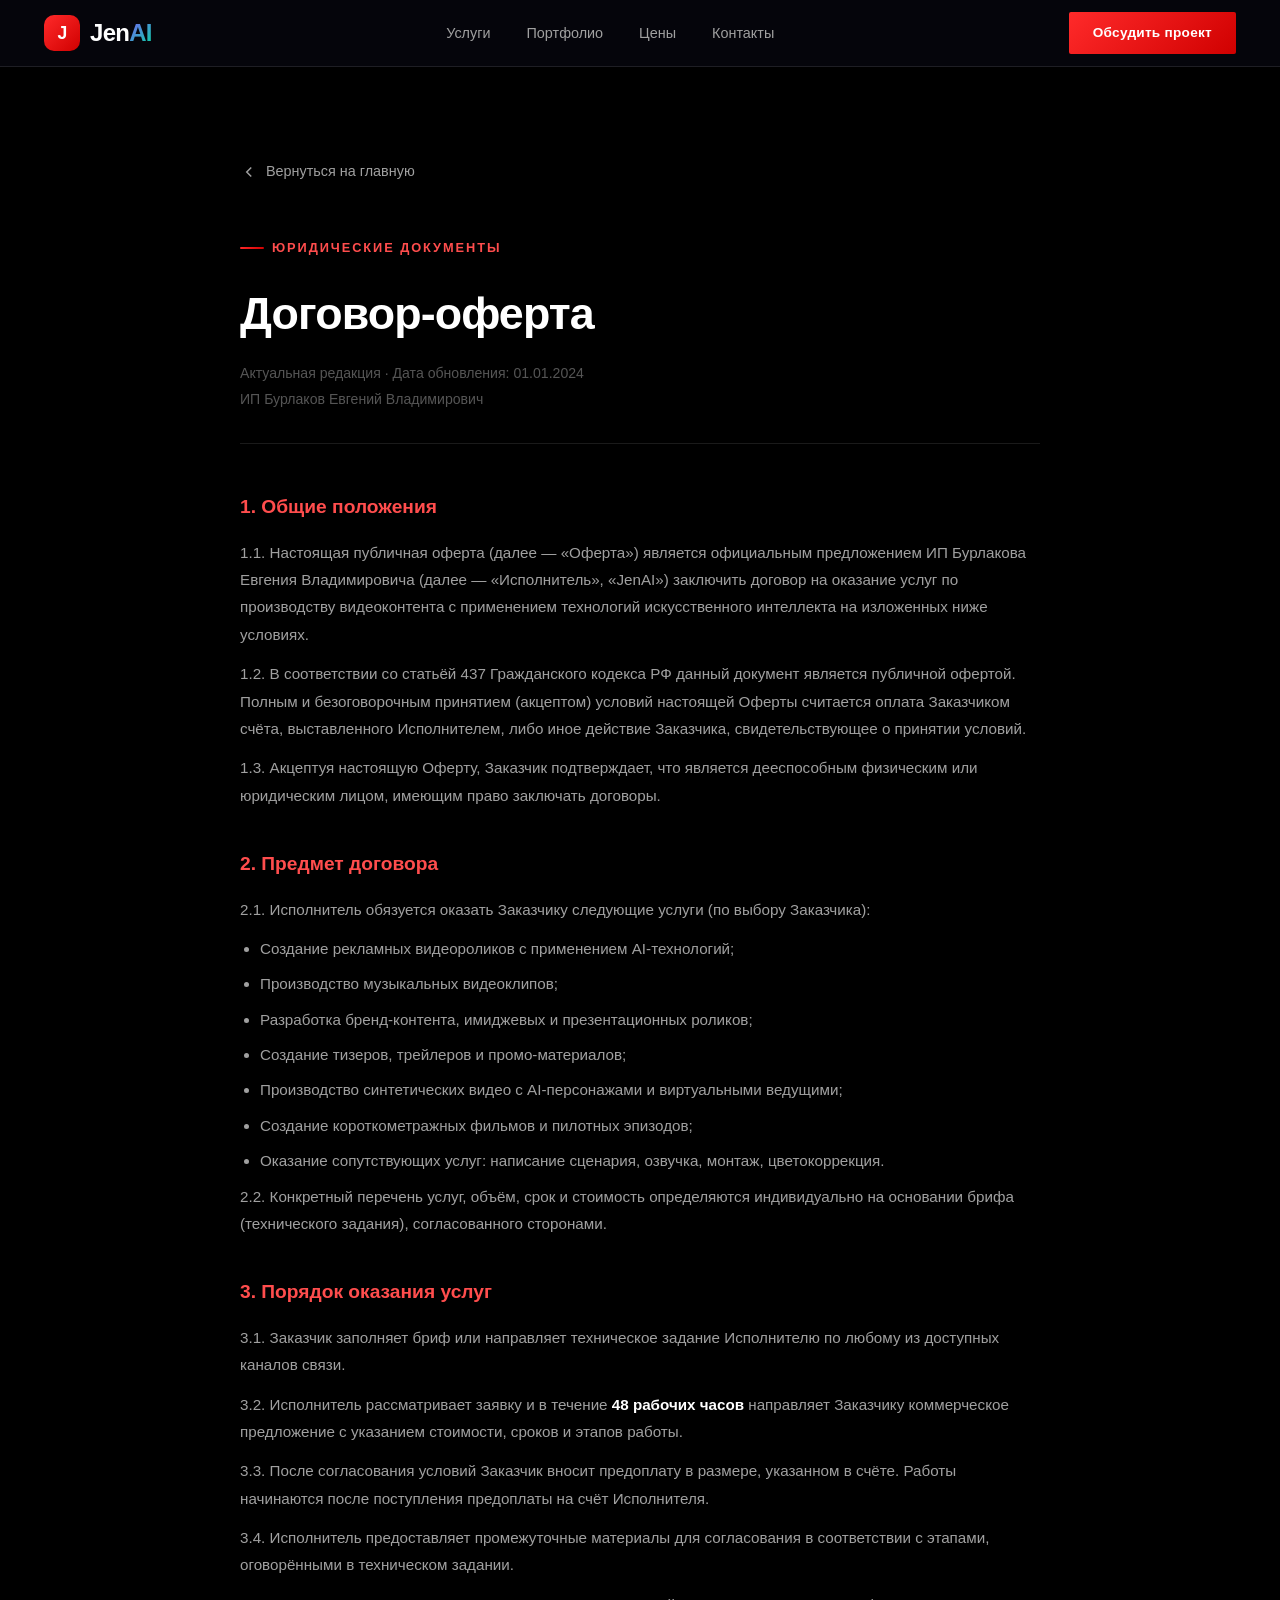
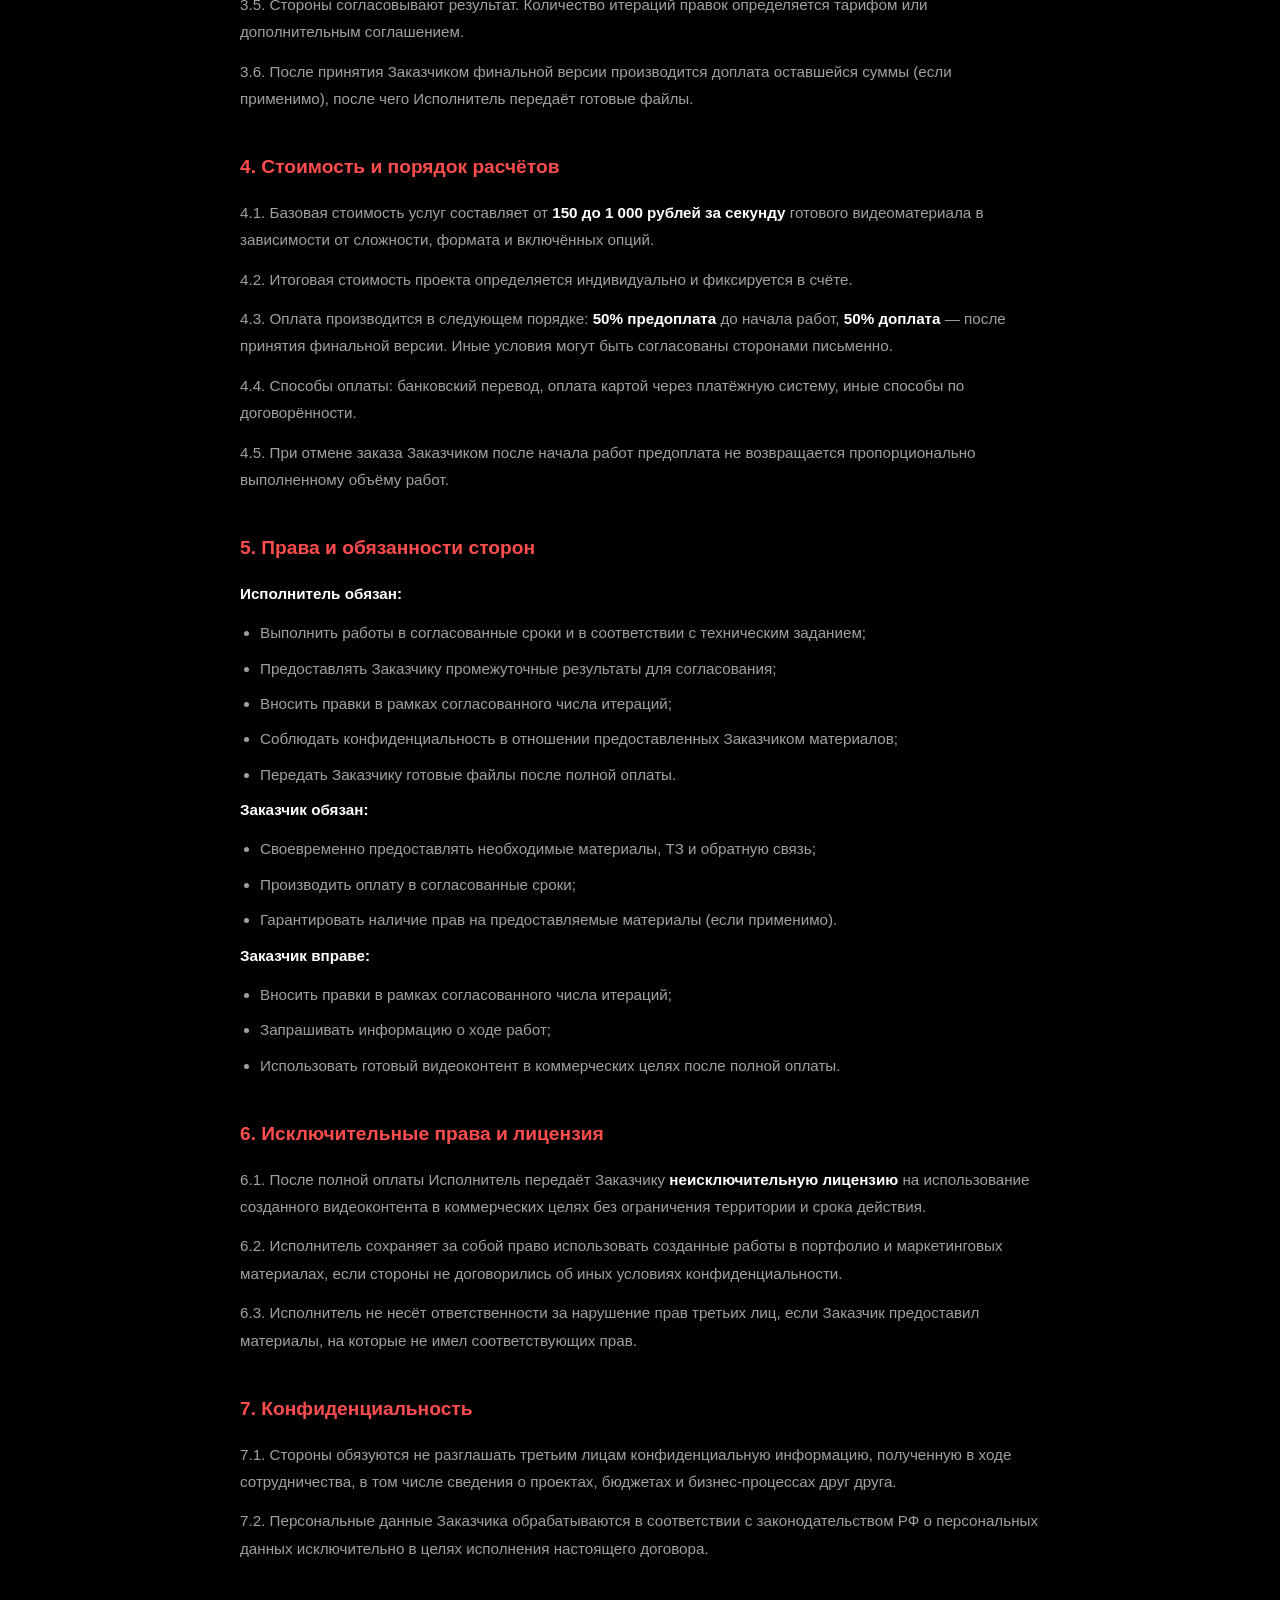
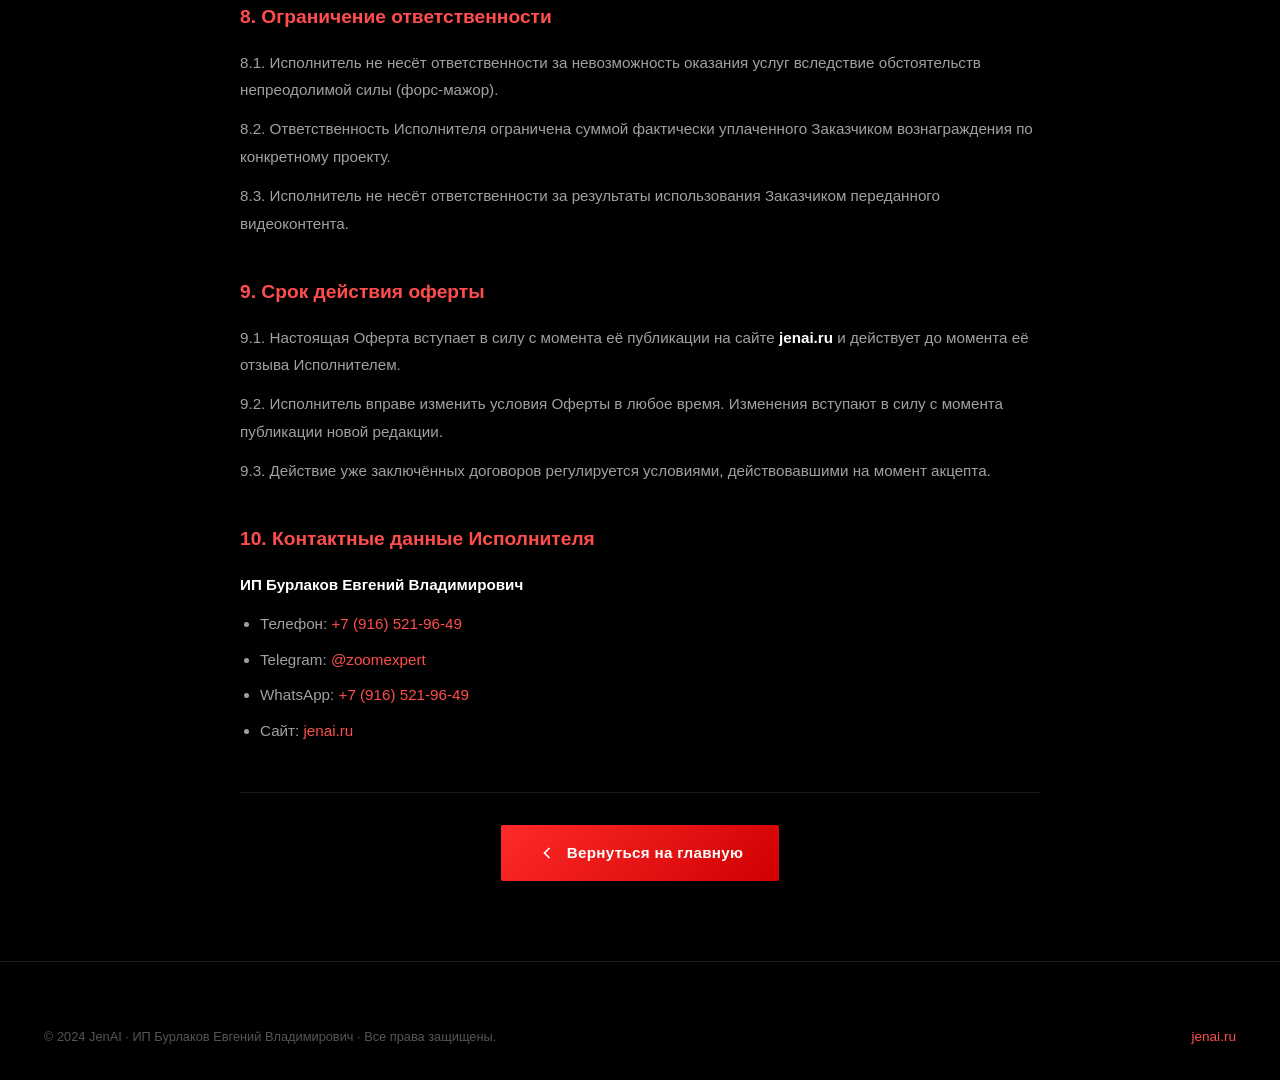
<file: oferta.html>
<!DOCTYPE html>
<html lang="ru">
<head>
  <meta charset="UTF-8">
  <meta name="viewport" content="width=device-width, initial-scale=1.0">
  <title>Оферта — JenAI AI-продакшн студия</title>
  <meta name="description" content="Договор-оферта на оказание услуг по производству AI-видео контента. JenAI — AI-продакшн студия.">
  <meta name="robots" content="noindex, follow">

  <link rel="icon" type="image/svg+xml" href="data:image/svg+xml,<svg xmlns='http://www.w3.org/2000/svg' viewBox='0 0 32 32'><rect width='32' height='32' rx='8' fill='%237C5CFC'/><text y='24' x='5' font-size='22' font-weight='900' font-family='Inter,Arial' fill='white'>J</text></svg>">
  <link rel="preconnect" href="https://fonts.googleapis.com">
  <link rel="preconnect" href="https://fonts.gstatic.com" crossorigin>
  <link href="https://fonts.googleapis.com/css2?family=Inter:wght@400;500;600;700;800;900&display=swap" rel="stylesheet">
  <link rel="stylesheet" href="css/style.css">

  <style>
    .oferta-page {
      padding: 160px 0 80px;
      min-height: 100vh;
    }

    .oferta-content {
      max-width: 800px;
      margin: 0 auto;
    }

    .oferta-header {
      margin-bottom: 48px;
      padding-bottom: 32px;
      border-bottom: 1px solid var(--border-glass);
    }

    .oferta-header h1 {
      font-size: clamp(2rem, 4vw, 2.8rem);
      font-weight: 800;
      letter-spacing: -0.02em;
      margin-bottom: 12px;
    }

    .oferta-header .oferta-meta {
      font-size: 0.88rem;
      color: var(--text-muted);
    }

    .oferta-section {
      margin-bottom: 40px;
    }

    .oferta-section h2 {
      font-size: 1.2rem;
      font-weight: 700;
      margin-bottom: 16px;
      color: var(--accent-purple-light);
    }

    .oferta-section p,
    .oferta-section li {
      font-size: 0.95rem;
      color: var(--text-secondary);
      line-height: 1.8;
      margin-bottom: 12px;
    }

    .oferta-section ul,
    .oferta-section ol {
      padding-left: 20px;
      list-style: disc;
    }

    .oferta-section ol {
      list-style: decimal;
    }

    .oferta-section li {
      margin-bottom: 8px;
    }

    .oferta-section strong {
      color: var(--text-primary);
      font-weight: 600;
    }

    .oferta-back {
      display: inline-flex;
      align-items: center;
      gap: 8px;
      margin-bottom: 48px;
      font-size: 0.9rem;
      color: var(--text-secondary);
      transition: color 0.2s ease;
    }

    .oferta-back:hover {
      color: var(--accent-purple-light);
    }

    .oferta-back svg {
      width: 18px;
      height: 18px;
    }
  </style>
</head>
<body>

<!-- Navigation -->
<nav class="nav scrolled" id="nav" role="navigation" aria-label="Навигация">
  <div class="container">
    <a href="index.html" class="nav-logo" aria-label="JenAI — на главную">
      <div class="logo-icon">J</div>
      <span>Jen<span class="nav-logo-ai">AI</span></span>
    </a>
    <ul class="nav-links" id="nav-links" role="menubar">
      <li role="none"><a href="index.html#services" role="menuitem">Услуги</a></li>
      <li role="none"><a href="index.html#portfolio" role="menuitem">Портфолио</a></li>
      <li role="none"><a href="index.html#pricing" role="menuitem">Цены</a></li>
      <li role="none"><a href="index.html#contact" role="menuitem">Контакты</a></li>
    </ul>
    <a href="index.html#contact" class="btn btn-primary nav-cta">Обсудить проект</a>
    <button class="nav-toggle" id="nav-toggle" aria-label="Открыть меню" aria-expanded="false">
      <span></span><span></span><span></span>
    </button>
  </div>
</nav>

<!-- Oferta Content -->
<main class="oferta-page">
  <div class="container">
    <div class="oferta-content">

      <a href="index.html" class="oferta-back">
        <svg viewBox="0 0 24 24" fill="none" stroke="currentColor" stroke-width="2"><polyline points="15 18 9 12 15 6"/></svg>
        Вернуться на главную
      </a>

      <div class="oferta-header">
        <p class="section-label">Юридические документы</p>
        <h1>Договор-оферта</h1>
        <p class="oferta-meta">Актуальная редакция · Дата обновления: 01.01.2024</p>
        <p class="oferta-meta" style="margin-top:4px;">ИП Бурлаков Евгений Владимирович</p>
      </div>

      <div class="oferta-section">
        <h2>1. Общие положения</h2>
        <p>1.1. Настоящая публичная оферта (далее — «Оферта») является официальным предложением ИП Бурлакова Евгения Владимировича (далее — «Исполнитель», «JenAI») заключить договор на оказание услуг по производству видеоконтента с применением технологий искусственного интеллекта на изложенных ниже условиях.</p>
        <p>1.2. В соответствии со статьёй 437 Гражданского кодекса РФ данный документ является публичной офертой. Полным и безоговорочным принятием (акцептом) условий настоящей Оферты считается оплата Заказчиком счёта, выставленного Исполнителем, либо иное действие Заказчика, свидетельствующее о принятии условий.</p>
        <p>1.3. Акцептуя настоящую Оферту, Заказчик подтверждает, что является дееспособным физическим или юридическим лицом, имеющим право заключать договоры.</p>
      </div>

      <div class="oferta-section">
        <h2>2. Предмет договора</h2>
        <p>2.1. Исполнитель обязуется оказать Заказчику следующие услуги (по выбору Заказчика):</p>
        <ul>
          <li>Создание рекламных видеороликов с применением AI-технологий;</li>
          <li>Производство музыкальных видеоклипов;</li>
          <li>Разработка бренд-контента, имиджевых и презентационных роликов;</li>
          <li>Создание тизеров, трейлеров и промо-материалов;</li>
          <li>Производство синтетических видео с AI-персонажами и виртуальными ведущими;</li>
          <li>Создание короткометражных фильмов и пилотных эпизодов;</li>
          <li>Оказание сопутствующих услуг: написание сценария, озвучка, монтаж, цветокоррекция.</li>
        </ul>
        <p>2.2. Конкретный перечень услуг, объём, срок и стоимость определяются индивидуально на основании брифа (технического задания), согласованного сторонами.</p>
      </div>

      <div class="oferta-section">
        <h2>3. Порядок оказания услуг</h2>
        <p>3.1. Заказчик заполняет бриф или направляет техническое задание Исполнителю по любому из доступных каналов связи.</p>
        <p>3.2. Исполнитель рассматривает заявку и в течение <strong>48 рабочих часов</strong> направляет Заказчику коммерческое предложение с указанием стоимости, сроков и этапов работы.</p>
        <p>3.3. После согласования условий Заказчик вносит предоплату в размере, указанном в счёте. Работы начинаются после поступления предоплаты на счёт Исполнителя.</p>
        <p>3.4. Исполнитель предоставляет промежуточные материалы для согласования в соответствии с этапами, оговорёнными в техническом задании.</p>
        <p>3.5. Стороны согласовывают результат. Количество итераций правок определяется тарифом или дополнительным соглашением.</p>
        <p>3.6. После принятия Заказчиком финальной версии производится доплата оставшейся суммы (если применимо), после чего Исполнитель передаёт готовые файлы.</p>
      </div>

      <div class="oferta-section">
        <h2>4. Стоимость и порядок расчётов</h2>
        <p>4.1. Базовая стоимость услуг составляет от <strong>150 до 1 000 рублей за секунду</strong> готового видеоматериала в зависимости от сложности, формата и включённых опций.</p>
        <p>4.2. Итоговая стоимость проекта определяется индивидуально и фиксируется в счёте.</p>
        <p>4.3. Оплата производится в следующем порядке: <strong>50% предоплата</strong> до начала работ, <strong>50% доплата</strong> — после принятия финальной версии. Иные условия могут быть согласованы сторонами письменно.</p>
        <p>4.4. Способы оплаты: банковский перевод, оплата картой через платёжную систему, иные способы по договорённости.</p>
        <p>4.5. При отмене заказа Заказчиком после начала работ предоплата не возвращается пропорционально выполненному объёму работ.</p>
      </div>

      <div class="oferta-section">
        <h2>5. Права и обязанности сторон</h2>
        <p><strong>Исполнитель обязан:</strong></p>
        <ul>
          <li>Выполнить работы в согласованные сроки и в соответствии с техническим заданием;</li>
          <li>Предоставлять Заказчику промежуточные результаты для согласования;</li>
          <li>Вносить правки в рамках согласованного числа итераций;</li>
          <li>Соблюдать конфиденциальность в отношении предоставленных Заказчиком материалов;</li>
          <li>Передать Заказчику готовые файлы после полной оплаты.</li>
        </ul>
        <p><strong>Заказчик обязан:</strong></p>
        <ul>
          <li>Своевременно предоставлять необходимые материалы, ТЗ и обратную связь;</li>
          <li>Производить оплату в согласованные сроки;</li>
          <li>Гарантировать наличие прав на предоставляемые материалы (если применимо).</li>
        </ul>
        <p><strong>Заказчик вправе:</strong></p>
        <ul>
          <li>Вносить правки в рамках согласованного числа итераций;</li>
          <li>Запрашивать информацию о ходе работ;</li>
          <li>Использовать готовый видеоконтент в коммерческих целях после полной оплаты.</li>
        </ul>
      </div>

      <div class="oferta-section">
        <h2>6. Исключительные права и лицензия</h2>
        <p>6.1. После полной оплаты Исполнитель передаёт Заказчику <strong>неисключительную лицензию</strong> на использование созданного видеоконтента в коммерческих целях без ограничения территории и срока действия.</p>
        <p>6.2. Исполнитель сохраняет за собой право использовать созданные работы в портфолио и маркетинговых материалах, если стороны не договорились об иных условиях конфиденциальности.</p>
        <p>6.3. Исполнитель не несёт ответственности за нарушение прав третьих лиц, если Заказчик предоставил материалы, на которые не имел соответствующих прав.</p>
      </div>

      <div class="oferta-section">
        <h2>7. Конфиденциальность</h2>
        <p>7.1. Стороны обязуются не разглашать третьим лицам конфиденциальную информацию, полученную в ходе сотрудничества, в том числе сведения о проектах, бюджетах и бизнес-процессах друг друга.</p>
        <p>7.2. Персональные данные Заказчика обрабатываются в соответствии с законодательством РФ о персональных данных исключительно в целях исполнения настоящего договора.</p>
      </div>

      <div class="oferta-section">
        <h2>8. Ограничение ответственности</h2>
        <p>8.1. Исполнитель не несёт ответственности за невозможность оказания услуг вследствие обстоятельств непреодолимой силы (форс-мажор).</p>
        <p>8.2. Ответственность Исполнителя ограничена суммой фактически уплаченного Заказчиком вознаграждения по конкретному проекту.</p>
        <p>8.3. Исполнитель не несёт ответственности за результаты использования Заказчиком переданного видеоконтента.</p>
      </div>

      <div class="oferta-section">
        <h2>9. Срок действия оферты</h2>
        <p>9.1. Настоящая Оферта вступает в силу с момента её публикации на сайте <strong>jenai.ru</strong> и действует до момента её отзыва Исполнителем.</p>
        <p>9.2. Исполнитель вправе изменить условия Оферты в любое время. Изменения вступают в силу с момента публикации новой редакции.</p>
        <p>9.3. Действие уже заключённых договоров регулируется условиями, действовавшими на момент акцепта.</p>
      </div>

      <div class="oferta-section">
        <h2>10. Контактные данные Исполнителя</h2>
        <p><strong>ИП Бурлаков Евгений Владимирович</strong></p>
        <ul>
          <li>Телефон: <a href="tel:+79165219649" style="color:var(--accent-purple-light);">+7 (916) 521-96-49</a></li>
          <li>Telegram: <a href="https://t.me/zoomexpert" target="_blank" rel="noopener noreferrer" style="color:var(--accent-purple-light);">@zoomexpert</a></li>
          <li>WhatsApp: <a href="https://wa.me/79165219649" target="_blank" rel="noopener noreferrer" style="color:var(--accent-purple-light);">+7 (916) 521-96-49</a></li>
          <li>Сайт: <a href="https://jenai.ru" style="color:var(--accent-purple-light);">jenai.ru</a></li>
        </ul>
      </div>

      <div style="margin-top:48px;padding-top:32px;border-top:1px solid var(--border-glass);text-align:center;">
        <a href="index.html" class="btn btn-primary" id="oferta-home-btn">
          <svg class="btn-icon" viewBox="0 0 24 24" fill="none" stroke="currentColor" stroke-width="2"><polyline points="15 18 9 12 15 6"/></svg>
          Вернуться на главную
        </a>
      </div>

    </div>
  </div>
</main>

<!-- Footer -->
<footer class="footer" role="contentinfo">
  <div class="container">
    <div class="footer-bottom" style="padding-top:0;border:none;">
      <p>© 2024 JenAI · ИП Бурлаков Евгений Владимирович · Все права защищены.</p>
      <a href="index.html" style="color:var(--accent-purple-light);font-size:0.85rem;">jenai.ru</a>
    </div>
  </div>
</footer>

<style>
  .nav-logo-ai {
    background: linear-gradient(135deg, #7C5CFC, #06D6A0);
    -webkit-background-clip: text;
    -webkit-text-fill-color: transparent;
    background-clip: text;
  }
</style>

<script>
  // Mobile nav for oferta page
  const toggle = document.getElementById('nav-toggle');
  const links = document.getElementById('nav-links');
  toggle?.addEventListener('click', () => {
    const open = links.classList.toggle('open');
    toggle.classList.toggle('active', open);
    toggle.setAttribute('aria-expanded', String(open));
    document.body.style.overflow = open ? 'hidden' : '';
  });
</script>
</body>
</html>
</file>
<file: css/style.css>
/* ============================================
   JenAI.ru — Premium AI Production Studio
   Design System & Styles
   ============================================ */

/* --- Design Tokens --- */
:root {
  /* Cinematic Noir Colors */
  --bg-primary: #000000;
  --bg-secondary: #080808;
  --bg-tertiary: #111111;
  --bg-card: #0A0A0A;
  --bg-glass: rgba(255, 255, 255, 0.02);
  --border-glass: rgba(255, 255, 255, 0.1);

  --text-primary: #FFFFFF;
  --text-secondary: #A0A0A0;
  --text-muted: #555555;

  --accent-purple: #FF2A2A; /* Crimson main action */
  --accent-purple-light: #FF4D4D;
  --accent-purple-glow: rgba(255, 42, 42, 0.2);
  --accent-cyan: #FFFFFF;
  --accent-cyan-glow: rgba(255, 255, 255, 0.1);

  --gradient-main: linear-gradient(135deg, #FF2A2A 0%, #D00000 100%);
  --gradient-hero: linear-gradient(180deg, #000000 0%, #050505 100%);
  --gradient-card: linear-gradient(145deg, rgba(255, 255, 255, 0.03) 0%, rgba(255, 255, 255, 0.005) 100%);

  --danger: #FF2A2A;
  --success: #FFFFFF;

  /* Typography */
  --font-main: 'Plus Jakarta Sans', sans-serif;
  --font-display: 'Space Grotesk', sans-serif;

  /* Spacing */
  --section-pad: 140px;
  --container-max: 1240px;
  --gap-xs: 8px;
  --gap-sm: 16px;
  --gap-md: 24px;
  --gap-lg: 40px;
  --gap-xl: 64px;

  /* Border Radius - BRUTALIST (Sharp) */
  --radius-sm: 2px;
  --radius-md: 2px;
  --radius-lg: 2px;
  --radius-xl: 2px;
  --radius-full: 2px;

  /* Shadows - FLAT */
  --shadow-glow: none;
  --shadow-card: none;
  --shadow-button: none;

  /* Transitions */
  --ease-smooth: cubic-bezier(0.22, 1, 0.36, 1);
  --duration-fast: 0.2s;
  --duration-normal: 0.4s;
  --duration-slow: 0.6s;
}

/* --- Reset & Base --- */
*,
*::before,
*::after {
  margin: 0;
  padding: 0;
  box-sizing: border-box;
}

html {
    overflow-x: hidden;
  scroll-behavior: smooth;
  font-size: 16px;
  -webkit-font-smoothing: antialiased;
  -moz-osx-font-smoothing: grayscale;
}

body {
  font-family: var(--font-main);
  background-color: var(--bg-primary);
  color: var(--text-primary);
  line-height: 1.6;
  overflow-x: hidden;
  min-height: 100vh;
}

a {
  color: inherit;
  text-decoration: none;
  transition: color var(--duration-fast) ease;
}

img {
  max-width: 100%;
  height: auto;
  display: block;
}

ul, ol {
  list-style: none;
}

button {
  font-family: var(--font-main);
  cursor: pointer;
  border: none;
  background: none;
  color: inherit;
}

input, textarea, select {
  font-family: var(--font-main);
  color: var(--text-primary);
}

/* --- Container --- */
.container {
  max-width: var(--container-max);
  margin: 0 auto;
  padding: 0 24px;
  width: 100%;
}

/* --- Typography --- */
.section-label {
  display: inline-flex;
  align-items: center;
  gap: 8px;
  font-size: 0.8rem;
  font-weight: 600;
  letter-spacing: 0.15em;
  text-transform: uppercase;
  color: var(--accent-purple-light);
  margin-bottom: 20px;
}

.section-label::before {
  content: '';
  width: 24px;
  height: 2px;
  background: var(--gradient-main);
  border-radius: 2px;
}

.section-title {
  font-family: var(--font-display);
  font-size: clamp(2rem, 4.5vw, 3.2rem);
  font-weight: 700;
  line-height: 1.15;
  letter-spacing: -0.04em;
  margin-bottom: 20px;
  text-transform: uppercase;
}

.section-subtitle {
  font-size: clamp(1rem, 1.8vw, 1.2rem);
  color: var(--text-secondary);
  line-height: 1.7;
  max-width: 640px;
}

.gradient-text {
  background: var(--gradient-main);
  -webkit-background-clip: text;
  -webkit-text-fill-color: transparent;
  background-clip: text;
}

.section-header {
  text-align: center;
  margin-bottom: var(--gap-xl);
}

.section-header .section-subtitle {
  margin: 0 auto;
}

/* --- Buttons --- */
.btn {
  display: inline-flex;
  align-items: center;
  justify-content: center;
  gap: 10px;
  padding: 16px 36px;
  border-radius: var(--radius-full);
  font-size: 0.95rem;
  font-weight: 600;
  letter-spacing: 0.02em;
  transition: all var(--duration-normal) var(--ease-smooth);
  position: relative;
  overflow: hidden;
  white-space: nowrap;
}

.btn-primary {
  background: var(--gradient-main);
  color: #fff;
  box-shadow: var(--shadow-button);
}

.btn-primary:hover {
  transform: translateY(-3px);
  box-shadow: 0 8px 40px rgba(124, 92, 252, 0.45);
}

.btn-primary:active {
  transform: translateY(-1px);
}

.btn-secondary {
  background: var(--bg-glass);
  color: var(--text-primary);
  border: 1px solid var(--border-glass);
  backdrop-filter: blur(10px);
}

.btn-secondary:hover {
  border-color: var(--accent-purple);
  background: rgba(124, 92, 252, 0.08);
  transform: translateY(-2px);
}

.btn-icon {
  width: 20px;
  height: 20px;
  flex-shrink: 0;
}

/* --- Scroll Animations --- */
.reveal {
  opacity: 0;
  transform: translateY(40px);
  transition: opacity 0.8s var(--ease-smooth), transform 0.8s var(--ease-smooth);
}

.reveal.visible {
  opacity: 1;
  transform: translateY(0);
}

.reveal-left {
  opacity: 0;
  transform: translateX(-50px);
  transition: opacity 0.8s var(--ease-smooth), transform 0.8s var(--ease-smooth);
}

.reveal-left.visible {
  opacity: 1;
  transform: translateX(0);
}

.reveal-right {
  opacity: 0;
  transform: translateX(50px);
  transition: opacity 0.8s var(--ease-smooth), transform 0.8s var(--ease-smooth);
}

.reveal-right.visible {
  opacity: 1;
  transform: translateX(0);
}

.reveal-scale {
  opacity: 0;
  transform: scale(0.9);
  transition: opacity 0.8s var(--ease-smooth), transform 0.8s var(--ease-smooth);
}

.reveal-scale.visible {
  opacity: 1;
  transform: scale(1);
}

/* Stagger children */
.stagger-children > * {
  transition-delay: calc(var(--i, 0) * 0.1s);
}

/* ============================================
   NAVIGATION
   ============================================ */
.nav {
  position: fixed;
  top: 0;
  left: 0;
  width: 100%;
  z-index: 1000;
  padding: 20px 0;
  transition: all var(--duration-normal) var(--ease-smooth);
}

.nav.scrolled {
  padding: 12px 0;
  background: rgba(7, 7, 13, 0.85);
  backdrop-filter: blur(20px) saturate(180%);
  border-bottom: 1px solid var(--border-glass);
}

.nav .container {
  display: flex;
  align-items: center;
  justify-content: space-between;
}

.nav-logo {
  display: flex;
  align-items: center;
  gap: 10px;
  font-size: 1.5rem;
  font-weight: 800;
  letter-spacing: -0.03em;
  z-index: 1001;
}

.nav-logo .logo-icon {
  width: 36px;
  height: 36px;
  border-radius: 10px;
  background: var(--gradient-main);
  display: flex;
  align-items: center;
  justify-content: center;
  font-size: 1.1rem;
  font-weight: 900;
  color: #fff;
}

.nav-logo .logo-text-ai {
  background: var(--gradient-main);
  -webkit-background-clip: text;
  -webkit-text-fill-color: transparent;
  background-clip: text;
}

.nav-links {
  display: flex;
  align-items: center;
  gap: 36px;
}

.nav-links a {
  font-size: 0.9rem;
  font-weight: 500;
  color: var(--text-secondary);
  transition: color var(--duration-fast) ease;
  position: relative;
}

.nav-links a:hover {
  color: var(--text-primary);
}

.nav-links a::after {
  content: '';
  position: absolute;
  bottom: -4px;
  left: 0;
  width: 0;
  height: 2px;
  background: var(--gradient-main);
  border-radius: 2px;
  transition: width var(--duration-normal) var(--ease-smooth);
}

.nav-links a:hover::after {
  width: 100%;
}

.nav-cta {
  padding: 10px 24px;
  font-size: 0.85rem;
}

/* Mobile Menu Toggle */
.nav-toggle {
  display: none;
  flex-direction: column;
  gap: 5px;
  width: 28px;
  padding: 4px 0;
  z-index: 1001;
}

.nav-toggle span {
  width: 100%;
  height: 2px;
  background: var(--text-primary);
  border-radius: 2px;
  transition: all var(--duration-normal) var(--ease-smooth);
  transform-origin: center;
}

.nav-toggle.active span:nth-child(1) {
  transform: rotate(45deg) translate(5px, 5px);
}

.nav-toggle.active span:nth-child(2) {
  opacity: 0;
  transform: scaleX(0);
}

.nav-toggle.active span:nth-child(3) {
  transform: rotate(-45deg) translate(5px, -5px);
}

/* ============================================
   HERO
   ============================================ */
.hero {
  position: relative;
  min-height: 100vh;
  display: flex;
  align-items: center;
  padding-top: 80px;
  overflow: hidden;
}

.hero-bg {
  position: absolute;
  inset: 0;
  background: var(--gradient-hero);
  z-index: 0;
}

.hero-video-bg {
  position: absolute;
  top: 0;
  left: 0;
  width: 100%;
  height: 100%;
  object-fit: cover;
  z-index: -1;
  opacity: 0.25;
  mix-blend-mode: color-dodge;
  pointer-events: none;
}

/* Animated Gradient Orbs */
.hero-bg::before {
  content: '';
  position: absolute;
  top: -30%;
  right: -10%;
  width: 700px;
  height: 700px;
  border-radius: 50%;
  background: radial-gradient(circle, rgba(124, 92, 252, 0.25) 0%, transparent 70%);
  animation: float-orb 12s ease-in-out infinite;
  filter: blur(40px);
  z-index: -1;
}

.hero-bg::after {
  content: '';
  position: absolute;
  bottom: -20%;
  left: -10%;
  width: 600px;
  height: 600px;
  border-radius: 50%;
  background: radial-gradient(circle, rgba(6, 214, 160, 0.15) 0%, transparent 70%);
  animation: float-orb 15s ease-in-out infinite reverse;
  filter: blur(40px);
  z-index: -1;
}

@keyframes float-orb {
  0%, 100% { transform: translate(0, 0) scale(1); }
  33% { transform: translate(30px, -40px) scale(1.05); }
  66% { transform: translate(-20px, 30px) scale(0.95); }
}

/* Grid Pattern */
.hero-grid {
  position: absolute;
  inset: 0;
  background-image:
    linear-gradient(rgba(124, 92, 252, 0.03) 1px, transparent 1px),
    linear-gradient(90deg, rgba(124, 92, 252, 0.03) 1px, transparent 1px);
  background-size: 60px 60px;
  mask-image: radial-gradient(ellipse 80% 70% at 50% 40%, black 30%, transparent 100%);
  -webkit-mask-image: radial-gradient(ellipse 80% 70% at 50% 40%, black 30%, transparent 100%);
}

/* Particles */
.hero-particles {
  position: absolute;
  inset: 0;
  overflow: hidden;
  z-index: 1;
}

.particle {
  position: absolute;
  width: 3px;
  height: 3px;
  background: var(--accent-purple-light);
  border-radius: 50%;
  opacity: 0.3;
  animation: particle-float 10s linear infinite;
}

@keyframes particle-float {
  0% { transform: translateY(100vh) rotate(0deg); opacity: 0; }
  10% { opacity: 0.4; }
  90% { opacity: 0.3; }
  100% { transform: translateY(-10vh) rotate(720deg); opacity: 0; }
}

.hero-content {
  position: relative;
  z-index: 2;
  max-width: 800px;
}

.hero-badge {
  display: inline-flex;
  align-items: center;
  gap: 8px;
  padding: 8px 18px;
  border-radius: var(--radius-full);
  background: rgba(124, 92, 252, 0.1);
  border: 1px solid rgba(124, 92, 252, 0.2);
  font-size: 0.82rem;
  font-weight: 500;
  color: var(--accent-purple-light);
  margin-bottom: 32px;
  animation: badge-glow 3s ease-in-out infinite;
}

.hero-badge .badge-dot {
  width: 7px;
  height: 7px;
  border-radius: 50%;
  background: var(--accent-cyan);
  animation: pulse-dot 2s ease-in-out infinite;
}

@keyframes badge-glow {
  0%, 100% { box-shadow: 0 0 20px rgba(124, 92, 252, 0.05); }
  50% { box-shadow: 0 0 30px rgba(124, 92, 252, 0.12); }
}

@keyframes pulse-dot {
  0%, 100% { opacity: 1; transform: scale(1); }
  50% { opacity: 0.5; transform: scale(0.8); }
}

.hero-title {
  font-family: var(--font-display);
  font-size: clamp(2.8rem, 6vw, 5rem);
  font-weight: 700;
  line-height: 1.05;
  letter-spacing: -0.05em;
  margin-bottom: 28px;
  text-transform: uppercase;
}

.hero-subtitle {
  font-size: clamp(1.05rem, 2vw, 1.3rem);
  color: var(--text-secondary);
  line-height: 1.7;
  margin-bottom: 44px;
  max-width: 580px;
}

.hero-actions {
  display: flex;
  gap: 16px;
  flex-wrap: wrap;
  margin-bottom: 64px;
}

/* Hero Stats */
.hero-stats {
  display: flex;
  gap: 48px;
  padding-top: 48px;
  border-top: 1px solid var(--border-glass);
}

.hero-stat {
  display: flex;
  flex-direction: column;
  gap: 4px;
}

.hero-stat-value {
  font-size: 2rem;
  font-weight: 800;
  letter-spacing: -0.02em;
  background: var(--gradient-main);
  -webkit-background-clip: text;
  -webkit-text-fill-color: transparent;
  background-clip: text;
}

.hero-stat-label {
  font-size: 0.82rem;
  color: var(--text-muted);
  font-weight: 500;
}

/* ============================================
   SERVICES
   ============================================ */
.services {
  padding: var(--section-pad) 0;
  position: relative;
}

.services-grid {
  display: grid;
  grid-template-columns: repeat(3, 1fr);
  gap: 24px;
}

.service-card {
  position: relative;
  padding: 40px 32px;
  border-radius: var(--radius-lg);
  background: var(--gradient-card);
  border: 1px solid var(--border-glass);
  transition: all var(--duration-normal) var(--ease-smooth);
  overflow: hidden;
}

.service-card::before {
  content: '';
  position: absolute;
  inset: 0;
  border-radius: var(--radius-lg);
  padding: 1px;
  background: linear-gradient(135deg, rgba(124,92,252,0.2), transparent 60%);
  mask: linear-gradient(#fff 0 0) content-box, linear-gradient(#fff 0 0);
  -webkit-mask: linear-gradient(#fff 0 0) content-box, linear-gradient(#fff 0 0);
  mask-composite: exclude;
  -webkit-mask-composite: xor;
  opacity: 0;
  transition: opacity var(--duration-normal) ease;
}

.service-card:hover::before {
  opacity: 1;
}

.service-card:hover {
  transform: translateY(-6px);
  box-shadow: var(--shadow-glow);
  border-color: rgba(124, 92, 252, 0.15);
}

.service-icon {
  width: 56px;
  height: 56px;
  border-radius: var(--radius-md);
  background: rgba(124, 92, 252, 0.1);
  display: flex;
  align-items: center;
  justify-content: center;
  margin-bottom: 24px;
  font-size: 1.5rem;
  transition: all var(--duration-normal) ease;
}

.service-card:hover .service-icon {
  background: rgba(124, 92, 252, 0.2);
  transform: scale(1.05);
}

.service-icon svg {
  width: 28px;
  height: 28px;
  stroke: var(--accent-purple-light);
}

.service-card h3 {
  font-size: 1.25rem;
  font-weight: 700;
  margin-bottom: 12px;
  letter-spacing: -0.01em;
}

.service-card p {
  font-size: 0.92rem;
  color: var(--text-secondary);
  line-height: 1.65;
}

/* ============================================
   PORTFOLIO
   ============================================ */
.portfolio {
  padding: var(--section-pad) 0;
  background: var(--bg-secondary);
  position: relative;
}

.portfolio::before {
  content: '';
  position: absolute;
  top: 0;
  left: 0;
  right: 0;
  height: 1px;
  background: linear-gradient(90deg, transparent 0%, var(--border-glass) 50%, transparent 100%);
}

.portfolio-filters {
  display: flex;
  justify-content: center;
  gap: 12px;
  margin-bottom: 48px;
  flex-wrap: wrap;
}

.filter-btn {
  padding: 10px 24px;
  border-radius: var(--radius-full);
  font-size: 0.85rem;
  font-weight: 500;
  color: var(--text-secondary);
  background: var(--bg-glass);
  border: 1px solid var(--border-glass);
  transition: all var(--duration-fast) ease;
}

.filter-btn:hover,
.filter-btn.active {
  color: #fff;
  background: var(--accent-purple);
  border-color: var(--accent-purple);
}

.portfolio-grid {
  display: grid;
  grid-template-columns: repeat(3, 1fr);
  gap: 24px;
}

.portfolio-item {
  position: relative;
  border-radius: var(--radius-lg);
  overflow: hidden;
  aspect-ratio: 16/10;
  cursor: pointer;
  group: true;
}

.portfolio-thumb-wrap {
  position: absolute;
  inset: 0;
  overflow: hidden;
}

.portfolio-thumb-bg {
  width: 100%;
  height: 100%;
  display: flex;
  align-items: center;
  justify-content: center;
  position: relative;
  overflow: hidden;
  transition: transform var(--duration-slow) var(--ease-smooth);
}

.portfolio-thumb {
  width: 100%;
  height: 100%;
  object-fit: cover;
  transition: transform var(--duration-slow) var(--ease-smooth);
}

.portfolio-overlay {
  position: absolute;
  inset: 0;
  background: linear-gradient(180deg, transparent 30%, rgba(7, 7, 13, 0.9) 100%);
  display: flex;
  flex-direction: column;
  justify-content: flex-end;
  padding: 28px;
  opacity: 0;
  transition: opacity var(--duration-normal) ease;
  z-index: 20;
}

.portfolio-item:hover .portfolio-overlay {
  opacity: 1;
}

.portfolio-item:hover .portfolio-thumb,
.portfolio-item:hover .portfolio-thumb-bg {
  transform: scale(1.08);
}

.portfolio-overlay h3 {
  font-size: 1.15rem;
  font-weight: 700;
  margin-bottom: 6px;
}

.portfolio-overlay p {
  font-size: 0.82rem;
  color: var(--text-secondary);
}

.portfolio-play {
  position: absolute;
  top: 50%;
  left: 50%;
  transform: translate(-50%, -50%) scale(0.8);
  width: 64px;
  height: 64px;
  border-radius: 50%;
  background: rgba(255, 42, 42, 0.9);
  display: flex;
  align-items: center;
  justify-content: center;
  opacity: 0;
  transition: all var(--duration-normal) var(--ease-smooth);
  backdrop-filter: blur(8px);
  z-index: 30;
}

.portfolio-item:hover .portfolio-play {
  opacity: 1;
  transform: translate(-50%, -50%) scale(1);
}

.portfolio-play svg {
  width: 24px;
  height: 24px;
  fill: #fff;
  margin-left: 3px;
}

/* ============================================
   PROCESS (How We Work)
   ============================================ */
.process {
  padding: var(--section-pad) 0;
  position: relative;
}

.process-timeline {
  display: grid;
  grid-template-columns: repeat(5, 1fr);
  gap: 24px;
  position: relative;
  margin-top: 20px;
}

.process-timeline::before {
  content: '';
  position: absolute;
  top: 44px;
  left: 10%;
  right: 10%;
  height: 2px;
  background: linear-gradient(90deg, var(--accent-purple), var(--accent-cyan));
  opacity: 0.2;
}

.process-step {
  text-align: center;
  position: relative;
}

.step-number {
  width: 56px;
  height: 56px;
  border-radius: 50%;
  background: var(--bg-tertiary);
  border: 2px solid var(--border-glass);
  display: flex;
  align-items: center;
  justify-content: center;
  margin: 0 auto 20px;
  font-size: 1.1rem;
  font-weight: 800;
  color: var(--accent-purple-light);
  position: relative;
  z-index: 2;
  transition: all var(--duration-normal) ease;
}

.process-step:hover .step-number {
  background: var(--accent-purple);
  border-color: var(--accent-purple);
  color: #fff;
  box-shadow: 0 0 30px var(--accent-purple-glow);
  transform: scale(1.1);
}

.process-step h3 {
  font-size: 1rem;
  font-weight: 700;
  margin-bottom: 8px;
}

.process-step p {
  font-size: 0.82rem;
  color: var(--text-secondary);
  line-height: 1.6;
}

/* ============================================
   ADVANTAGES (AI vs Classic)
   ============================================ */
.advantages {
  padding: var(--section-pad) 0;
  background: var(--bg-secondary);
  position: relative;
}

.advantages::before {
  content: '';
  position: absolute;
  top: 0;
  left: 0;
  right: 0;
  height: 1px;
  background: linear-gradient(90deg, transparent 0%, var(--border-glass) 50%, transparent 100%);
}

.advantages-grid {
  display: grid;
  grid-template-columns: repeat(2, 1fr);
  gap: 32px;
}

.advantage-card {
  display: flex;
  gap: 20px;
  padding: 32px;
  border-radius: var(--radius-lg);
  background: var(--bg-card);
  border: 1px solid var(--border-glass);
  transition: all var(--duration-normal) var(--ease-smooth);
}

.advantage-card:hover {
  border-color: rgba(124, 92, 252, 0.15);
  transform: translateY(-4px);
  box-shadow: var(--shadow-glow);
}

.advantage-icon {
  width: 48px;
  height: 48px;
  flex-shrink: 0;
  border-radius: 12px;
  display: flex;
  align-items: center;
  justify-content: center;
  font-size: 1.4rem;
}

.advantage-icon.purple {
  background: rgba(124, 92, 252, 0.12);
}

.advantage-icon.cyan {
  background: rgba(6, 214, 160, 0.12);
}

.advantage-card h3 {
  font-size: 1.1rem;
  font-weight: 700;
  margin-bottom: 8px;
}

.advantage-card p {
  font-size: 0.88rem;
  color: var(--text-secondary);
  line-height: 1.65;
}

/* ============================================
   PRICING
   ============================================ */
.pricing {
  padding: var(--section-pad) 0;
  position: relative;
}

.pricing-cards {
  display: grid;
  grid-template-columns: repeat(3, 1fr);
  gap: 24px;
  align-items: start;
}

.price-card {
  padding: 40px 32px;
  border-radius: var(--radius-lg);
  background: var(--bg-card);
  border: 1px solid var(--border-glass);
  transition: all var(--duration-normal) var(--ease-smooth);
  position: relative;
}

.price-card:hover {
  transform: translateY(-6px);
  box-shadow: var(--shadow-glow);
}

.price-card.featured {
  background: var(--gradient-card);
  border-color: rgba(124, 92, 252, 0.25);
  box-shadow: var(--shadow-glow);
}

.price-card.featured::before {
  content: '';
  position: absolute;
  inset: -1px;
  border-radius: var(--radius-lg);
  padding: 1px;
  background: var(--gradient-main);
  mask: linear-gradient(#fff 0 0) content-box, linear-gradient(#fff 0 0);
  -webkit-mask: linear-gradient(#fff 0 0) content-box, linear-gradient(#fff 0 0);
  mask-composite: exclude;
  -webkit-mask-composite: xor;
}

.price-badge {
  position: absolute;
  top: -12px;
  right: 24px;
  padding: 6px 16px;
  border-radius: var(--radius-full);
  background: var(--gradient-main);
  font-size: 0.72rem;
  font-weight: 700;
  letter-spacing: 0.05em;
  text-transform: uppercase;
  color: #fff;
}

.price-card h3 {
  font-size: 1.3rem;
  font-weight: 700;
  margin-bottom: 8px;
}

.price-card .price-desc {
  font-size: 0.88rem;
  color: var(--text-secondary);
  margin-bottom: 24px;
  line-height: 1.5;
}

.price-value {
  display: flex;
  align-items: baseline;
  gap: 4px;
  margin-bottom: 8px;
}

.price-value .amount {
  font-size: 2.5rem;
  font-weight: 900;
  letter-spacing: -0.03em;
}

.price-value .currency {
  font-size: 1.1rem;
  font-weight: 600;
  color: var(--text-secondary);
}

.price-unit {
  font-size: 0.82rem;
  color: var(--text-muted);
  margin-bottom: 28px;
}

.price-features {
  display: flex;
  flex-direction: column;
  gap: 14px;
  margin-bottom: 32px;
}

.price-feature {
  display: flex;
  align-items: center;
  gap: 12px;
  font-size: 0.9rem;
  color: var(--text-secondary);
}

.price-feature .check {
  width: 20px;
  height: 20px;
  border-radius: 50%;
  background: rgba(6, 214, 160, 0.12);
  display: flex;
  align-items: center;
  justify-content: center;
  flex-shrink: 0;
}

.price-feature .check svg {
  width: 12px;
  height: 12px;
  stroke: var(--accent-cyan);
}

.price-card .btn {
  width: 100%;
}

/* ============================================
   TESTIMONIALS
   ============================================ */
.testimonials {
  padding: var(--section-pad) 0;
  background: var(--bg-secondary);
  position: relative;
}

.testimonials::before {
  content: '';
  position: absolute;
  top: 0;
  left: 0;
  right: 0;
  height: 1px;
  background: linear-gradient(90deg, transparent 0%, var(--border-glass) 50%, transparent 100%);
}

.testimonials-grid {
  display: grid;
  grid-template-columns: repeat(3, 1fr);
  gap: 24px;
}

.testimonial-card {
  padding: 36px;
  border-radius: var(--radius-lg);
  background: var(--bg-card);
  border: 1px solid var(--border-glass);
  transition: all var(--duration-normal) var(--ease-smooth);
}

.testimonial-card:hover {
  border-color: rgba(124, 92, 252, 0.15);
  transform: translateY(-4px);
}

.testimonial-stars {
  display: flex;
  gap: 4px;
  margin-bottom: 20px;
}

.testimonial-stars svg {
  width: 18px;
  height: 18px;
  fill: #f4c542;
}

.testimonial-card blockquote {
  font-size: 0.95rem;
  color: var(--text-secondary);
  line-height: 1.7;
  margin-bottom: 24px;
  font-style: italic;
}

.testimonial-author {
  display: flex;
  align-items: center;
  gap: 14px;
}

.testimonial-avatar {
  width: 44px;
  height: 44px;
  border-radius: 50%;
  background: var(--gradient-main);
  display: flex;
  align-items: center;
  justify-content: center;
  font-size: 1rem;
  font-weight: 700;
  color: #fff;
  flex-shrink: 0;
}

.testimonial-name {
  font-size: 0.92rem;
  font-weight: 600;
}

.testimonial-role {
  font-size: 0.78rem;
  color: var(--text-muted);
}

/* ============================================
   FAQ
   ============================================ */
.faq {
  padding: var(--section-pad) 0;
  position: relative;
}

.faq-list {
  max-width: 800px;
  margin: 0 auto;
  display: flex;
  flex-direction: column;
  gap: 12px;
}

.faq-item {
  border-radius: var(--radius-md);
  background: var(--bg-card);
  border: 1px solid var(--border-glass);
  overflow: hidden;
  transition: all var(--duration-normal) var(--ease-smooth);
}

.faq-item:hover {
  border-color: rgba(124, 92, 252, 0.12);
}

.faq-item.active {
  border-color: rgba(124, 92, 252, 0.2);
  box-shadow: 0 4px 24px rgba(124, 92, 252, 0.08);
}

.faq-question {
  width: 100%;
  padding: 24px 28px;
  display: flex;
  align-items: center;
  justify-content: space-between;
  gap: 16px;
  font-size: 1rem;
  font-weight: 600;
  text-align: left;
  color: var(--text-primary);
  transition: color var(--duration-fast) ease;
}

.faq-question:hover {
  color: var(--accent-purple-light);
}

.faq-chevron {
  width: 24px;
  height: 24px;
  flex-shrink: 0;
  transition: transform var(--duration-normal) var(--ease-smooth);
}

.faq-chevron svg {
  width: 24px;
  height: 24px;
  stroke: var(--text-muted);
}

.faq-item.active .faq-chevron {
  transform: rotate(180deg);
}

.faq-answer {
  max-height: 0;
  overflow: hidden;
  transition: max-height var(--duration-normal) var(--ease-smooth);
}

.faq-answer-inner {
  padding: 0 28px 24px;
  font-size: 0.92rem;
  color: var(--text-secondary);
  line-height: 1.7;
}

/* ============================================
   CONTACT / CTA
   ============================================ */
.contact {
  padding: var(--section-pad) 0;
  background: var(--bg-secondary);
  position: relative;
}

.contact::before {
  content: '';
  position: absolute;
  top: 0;
  left: 0;
  right: 0;
  height: 1px;
  background: linear-gradient(90deg, transparent 0%, var(--border-glass) 50%, transparent 100%);
}

.contact-wrapper {
  display: grid;
  grid-template-columns: 1fr 1fr;
  gap: 64px;
  align-items: start;
}

.contact-info h2 {
  font-size: clamp(2rem, 4vw, 2.8rem);
  font-weight: 800;
  margin-bottom: 20px;
  line-height: 1.15;
  letter-spacing: -0.02em;
}

.contact-info .contact-desc {
  font-size: 1.05rem;
  color: var(--text-secondary);
  line-height: 1.7;
  margin-bottom: 40px;
}

.contact-methods {
  display: flex;
  flex-direction: column;
  gap: 20px;
}

.contact-method {
  display: flex;
  align-items: center;
  gap: 16px;
  padding: 16px 20px;
  border-radius: var(--radius-md);
  background: var(--bg-card);
  border: 1px solid var(--border-glass);
  transition: all var(--duration-fast) ease;
}

.contact-method:hover {
  border-color: rgba(124, 92, 252, 0.15);
  transform: translateX(4px);
}

.contact-method-icon {
  width: 44px;
  height: 44px;
  border-radius: 12px;
  background: rgba(124, 92, 252, 0.1);
  display: flex;
  align-items: center;
  justify-content: center;
  flex-shrink: 0;
}

.contact-method-icon svg {
  width: 22px;
  height: 22px;
  stroke: var(--accent-purple-light);
}

.contact-method-label {
  font-size: 0.78rem;
  color: var(--text-muted);
  margin-bottom: 2px;
}

.contact-method-value {
  font-size: 0.95rem;
  font-weight: 600;
}

/* Contact Form */
.contact-form {
  padding: 40px;
  border-radius: var(--radius-lg);
  background: var(--bg-card);
  border: 1px solid var(--border-glass);
}

.contact-form h3 {
  font-size: 1.3rem;
  font-weight: 700;
  margin-bottom: 8px;
}

.contact-form .form-desc {
  font-size: 0.88rem;
  color: var(--text-secondary);
  margin-bottom: 28px;
}

.form-group {
  margin-bottom: 18px;
}

.form-label {
  display: block;
  font-size: 0.82rem;
  font-weight: 600;
  color: var(--text-secondary);
  margin-bottom: 8px;
}

.form-input,
.form-select,
.form-textarea {
  width: 100%;
  padding: 14px 18px;
  border-radius: var(--radius-sm);
  background: rgba(255, 255, 255, 0.04);
  border: 1px solid var(--border-glass);
  font-size: 0.92rem;
  color: var(--text-primary);
  transition: all var(--duration-fast) ease;
  outline: none;
}

.form-input:focus,
.form-select:focus,
.form-textarea:focus {
  border-color: var(--accent-purple);
  box-shadow: 0 0 0 3px var(--accent-purple-glow);
}

.form-input::placeholder,
.form-textarea::placeholder {
  color: var(--text-muted);
}

.form-textarea {
  min-height: 120px;
  resize: vertical;
}

.form-select {
  appearance: none;
  background-image: url("data:image/svg+xml,%3Csvg xmlns='http://www.w3.org/2000/svg' width='24' height='24' viewBox='0 0 24 24' fill='none' stroke='%235A5A70' stroke-width='2' stroke-linecap='round' stroke-linejoin='round'%3E%3Cpolyline points='6 9 12 15 18 9'%3E%3C/polyline%3E%3C/svg%3E");
  background-repeat: no-repeat;
  background-position: right 16px center;
  background-size: 18px;
  padding-right: 48px;
}

.form-select option {
  background: var(--bg-tertiary);
  color: var(--text-primary);
}

.form-row {
  display: grid;
  grid-template-columns: 1fr 1fr;
  gap: 16px;
}

.contact-form .btn {
  width: 100%;
  margin-top: 8px;
}

/* ============================================
   FOOTER
   ============================================ */
.footer {
  padding: 64px 0 32px;
  border-top: 1px solid var(--border-glass);
}

.footer-top {
  display: grid;
  grid-template-columns: 2fr 1fr 1fr 1fr;
  gap: 48px;
  padding-bottom: 48px;
  border-bottom: 1px solid var(--border-glass);
}

.footer-brand .nav-logo {
  margin-bottom: 16px;
}

.footer-brand p {
  font-size: 0.88rem;
  color: var(--text-secondary);
  line-height: 1.65;
  max-width: 320px;
}

.footer-col h4 {
  font-size: 0.82rem;
  font-weight: 700;
  text-transform: uppercase;
  letter-spacing: 0.12em;
  color: var(--text-primary);
  margin-bottom: 20px;
}

.footer-col a {
  display: block;
  font-size: 0.88rem;
  color: var(--text-secondary);
  padding: 6px 0;
  transition: color var(--duration-fast) ease;
}

.footer-col a:hover {
  color: var(--accent-purple-light);
}

.footer-bottom {
  display: flex;
  justify-content: space-between;
  align-items: center;
  padding-top: 32px;
  font-size: 0.8rem;
  color: var(--text-muted);
}

.footer-social {
  display: flex;
  gap: 12px;
}

.footer-social a {
  width: 40px;
  height: 40px;
  border-radius: 10px;
  background: var(--bg-glass);
  border: 1px solid var(--border-glass);
  display: flex;
  align-items: center;
  justify-content: center;
  transition: all var(--duration-fast) ease;
}

.footer-social a:hover {
  border-color: var(--accent-purple);
  background: rgba(124, 92, 252, 0.1);
  transform: translateY(-2px);
}

.footer-social svg {
  width: 18px;
  height: 18px;
  fill: var(--text-secondary);
  transition: fill var(--duration-fast) ease;
}

.footer-social a:hover svg {
  fill: var(--accent-purple-light);
}

/* ============================================
   SCROLL TO TOP
   ============================================ */
.scroll-top {
  position: fixed;
  bottom: 32px;
  right: 32px;
  width: 48px;
  height: 48px;
  border-radius: 50%;
  background: var(--accent-purple);
  display: flex;
  align-items: center;
  justify-content: center;
  box-shadow: var(--shadow-button);
  opacity: 0;
  visibility: hidden;
  transform: translateY(20px);
  transition: all var(--duration-normal) var(--ease-smooth);
  z-index: 900;
}

.scroll-top.visible {
  opacity: 1;
  visibility: visible;
  transform: translateY(0);
}

.scroll-top:hover {
  background: var(--accent-purple-light);
  transform: translateY(-4px);
}

.scroll-top svg {
  width: 22px;
  height: 22px;
  stroke: #fff;
}

/* ============================================
   RESPONSIVE
   ============================================ */
@media (max-width: 1024px) {
  :root {
    --section-pad: 80px;
  }

  .services-grid {
    grid-template-columns: repeat(2, 1fr);
  }

  .portfolio-grid {
    grid-template-columns: repeat(2, 1fr);
  }

  .process-timeline {
    grid-template-columns: repeat(3, 1fr);
    gap: 32px;
  }

  .process-timeline::before {
    display: none;
  }

  .pricing-cards {
    grid-template-columns: repeat(2, 1fr);
  }

  .pricing-cards .price-card:last-child {
    grid-column: span 2;
    max-width: 50%;
    margin: 0 auto;
  }

  .testimonials-grid {
    grid-template-columns: repeat(2, 1fr);
  }

  .footer-top {
    grid-template-columns: 1fr 1fr;
    gap: 40px;
  }
}

@media (max-width: 768px) {
  :root {
    --section-pad: 64px;
  }

  .nav-links {
    position: fixed;
    inset: 0;
    background: rgba(0, 0, 0, 0.98);
      z-index: 1000;
    backdrop-filter: blur(20px);
    flex-direction: column;
    justify-content: center;
    gap: 32px;
    opacity: 0;
    visibility: hidden;
    transition: all var(--duration-normal) var(--ease-smooth);
  }

  .nav-links.open {
    opacity: 1;
    visibility: visible;
  }

  .nav-links a {
    font-size: 1.3rem;
  }

  .nav-toggle {
    display: flex;
  }

  .nav-cta-mobile {
    display: inline-flex;
  }

  .nav .nav-cta {
    display: none;
  }

  .hero-title {
    font-size: clamp(2.2rem, 8vw, 3.2rem);
  }

  .hero-stats {
    flex-direction: column;
    gap: 24px;
  }

  .hero-actions {
    flex-direction: column;
  }

  .hero-actions .btn {
    width: 100%;
  }

  .services-grid {
    grid-template-columns: 1fr;
  }

  .portfolio-grid {
    grid-template-columns: 1fr;
  }

  .process-timeline {
    grid-template-columns: 1fr;
    gap: 24px;
  }

  .advantages-grid {
    grid-template-columns: 1fr;
  }

  .pricing-cards {
    grid-template-columns: 1fr;
  }

  .pricing-cards .price-card:last-child {
    grid-column: auto;
    max-width: 100%;
  }

  .testimonials-grid {
    grid-template-columns: 1fr;
  }

  .contact-wrapper {
    grid-template-columns: 1fr;
    gap: 40px;
  }

  .form-row {
    grid-template-columns: 1fr;
  }

  .footer-top {
    grid-template-columns: 1fr;
    gap: 32px;
  }

  .footer-bottom {
    flex-direction: column;
    gap: 16px;
    text-align: center;
  }

  .scroll-top {
    bottom: 20px;
    right: 20px;
    width: 42px;
    height: 42px;
  }
}

@media (max-width: 480px) {
  :root {
    --section-pad: 52px;
  }

  .container {
    padding: 0 16px;
  }

  .hero-badge {
    font-size: 0.75rem;
  }

  .section-title {
    font-size: clamp(1.6rem, 6vw, 2.2rem);
  }

  .price-card {
    padding: 28px 24px;
  }

  .contact-form {
    padding: 28px 20px;
  }
}

/* --- Print --- */
@media print {
  .nav, .hero-bg, .hero-particles, .scroll-top {
    display: none !important;
  }
  body {
    background: #fff;
    color: #000;
  }
}

/* ============================================
   CONVERSION FEATURES (Lead Gen)
   ============================================ */
/* --- Trust Marquee --- */
.trust-marquee {
  width: 100%;
  overflow: hidden;
  background: rgba(124, 92, 252, 0.05);
  border-top: 1px solid var(--border-glass);
  border-bottom: 1px solid var(--border-glass);
  padding: 16px 0;
  display: flex;
  white-space: nowrap;
}

.marquee-content {
  display: flex;
  align-items: center;
  gap: 32px;
  animation: scroll-marquee 30s linear infinite;
}

.marquee-content span {
  font-size: 0.9rem;
  font-weight: 600;
  color: var(--text-secondary);
  text-transform: uppercase;
  letter-spacing: 0.1em;
}

.marquee-dot {
  width: 6px;
  height: 6px;
  background: var(--accent-cyan);
  border-radius: 50%;
  display: inline-block;
}

@keyframes scroll-marquee {
  0% { transform: translateX(0); }
  100% { transform: translateX(-50%); }
}

/* --- Pricing Calculator --- */
.pricing-calculator {
  background: var(--bg-secondary);
  border: 1px solid var(--border-glass);
  border-radius: var(--radius-lg);
  padding: 40px;
  margin-bottom: 60px;
  box-shadow: var(--shadow-card);
}

.calc-header {
  text-align: center;
  margin-bottom: 40px;
}

.calc-header h3 {
  font-size: 1.8rem;
  font-weight: 800;
  margin-bottom: 8px;
}

.calc-header p {
  color: var(--text-secondary);
  font-size: 1rem;
}

.calc-body {
  display: flex;
  flex-direction: column;
  gap: 32px;
  margin-bottom: 40px;
}

.calc-group label {
  display: block;
  font-size: 0.95rem;
  font-weight: 600;
  color: var(--text-secondary);
  margin-bottom: 16px;
}

.calc-chips {
  display: flex;
  gap: 12px;
  flex-wrap: wrap;
}

.calc-chip {
  padding: 12px 24px;
  border-radius: var(--radius-md);
  font-size: 0.95rem;
  font-weight: 500;
  color: var(--text-secondary);
  background: var(--bg-tertiary);
  border: 1px solid var(--border-glass);
  transition: all var(--duration-fast) ease;
  flex: 1;
  min-width: 140px;
  text-align: center;
}

.calc-chip:hover {
  background: rgba(124, 92, 252, 0.1);
  border-color: rgba(124, 92, 252, 0.3);
  color: var(--text-primary);
}

.calc-chip.active {
  background: rgba(124, 92, 252, 0.15);
  border-color: var(--accent-purple);
  color: #fff;
  box-shadow: 0 0 15px rgba(124, 92, 252, 0.2);
}

.calc-tabs {
  display: flex;
  gap: 12px;
  background: var(--bg-tertiary);
  padding: 6px;
  border-radius: var(--radius-full);
}

.calc-tab {
  flex: 1;
  padding: 12px 20px;
  border-radius: var(--radius-full);
  font-size: 0.95rem;
  font-weight: 600;
  color: var(--text-secondary);
  transition: all var(--duration-fast) ease;
}

.calc-tab.active {
  background: var(--accent-purple);
  color: #fff;
  box-shadow: var(--shadow-button);
}

.calc-slider-wrapper {
  position: relative;
  height: 8px;
  background: var(--bg-tertiary);
  border-radius: 4px;
  margin-top: 10px;
}

.calc-slider {
  -webkit-appearance: none;
  width: 100%;
  height: 8px;
  background: transparent;
  outline: none;
  position: absolute;
  top: 0;
  left: 0;
  z-index: 2;
  margin: 0;
}

.calc-progress {
  position: absolute;
  top: 0;
  left: 0;
  height: 100%;
  background: var(--gradient-main);
  border-radius: 4px;
  z-index: 1;
  width: 10%; /* dynamic */
  pointer-events: none;
}

.calc-slider::-webkit-slider-thumb {
  -webkit-appearance: none;
  appearance: none;
  width: 24px;
  height: 24px;
  border-radius: 50%;
  background: #fff;
  border: 4px solid var(--accent-purple);
  cursor: pointer;
  box-shadow: 0 0 10px rgba(124, 92, 252, 0.5);
  transition: transform 0.1s;
}

.calc-slider::-moz-range-thumb {
  width: 16px;
  height: 16px;
  border-radius: 50%;
  background: #fff;
  border: 4px solid var(--accent-purple);
  cursor: pointer;
  box-shadow: 0 0 10px rgba(124, 92, 252, 0.5);
}

.calc-slider::-webkit-slider-thumb:hover {
  transform: scale(1.2);
}

.calc-slider-labels {
  display: flex;
  justify-content: space-between;
  margin-top: 12px;
  font-size: 0.8rem;
  color: var(--text-muted);
}

.calc-footer {
  display: flex;
  align-items: center;
  justify-content: space-between;
  padding-top: 32px;
  border-top: 1px solid var(--border-glass);
}

.calc-result-label {
  display: block;
  font-size: 0.9rem;
  color: var(--text-secondary);
  margin-bottom: 4px;
}

.calc-result-value {
  font-size: 2.5rem;
  font-weight: 800;
}

.calc-result-detail {
  font-size: 0.85rem;
  color: var(--text-muted);
  margin-top: 4px;
}

/* --- Social Proof Popup --- */
.social-proof-popup {
  position: fixed;
  bottom: 32px;
  left: 32px;
  background: var(--bg-secondary);
  border: 1px solid var(--border-glass);
  border-radius: var(--radius-md);
  padding: 16px 20px;
  display: flex;
  align-items: center;
  gap: 16px;
  box-shadow: var(--shadow-card);
  z-index: 999;
  transform: translateX(-150%);
  opacity: 0;
  transition: all 0.5s cubic-bezier(0.68, -0.55, 0.265, 1.55);
}

.social-proof-popup.show {
  transform: translateX(0);
  opacity: 1;
}

.social-proof-icon {
  font-size: 24px;
  background: rgba(255, 107, 107, 0.1);
  width: 48px;
  height: 48px;
  border-radius: 50%;
  display: flex;
  align-items: center;
  justify-content: center;
}

.social-proof-content {
  display: flex;
  flex-direction: column;
}

.social-proof-title {
  font-size: 0.95rem;
  font-weight: 700;
  color: var(--text-primary);
}

.social-proof-action {
  font-size: 0.85rem;
  color: var(--text-secondary);
  margin-bottom: 2px;
}

.social-proof-time {
  font-size: 0.75rem;
  color: var(--text-muted);
}

/* --- Sticky Mobile CTA --- */
.mobile-sticky-cta {
  display: none;
  position: fixed;
  bottom: 0;
  left: 0;
  width: 100%;
  background: rgba(7, 7, 13, 0.9);
  backdrop-filter: blur(10px);
  padding: 12px 16px;
  border-top: 1px solid var(--border-glass);
  z-index: 900;
  text-align: center;
  transform: translateY(100%);
  transition: transform var(--duration-normal) var(--ease-smooth);
}

.mobile-sticky-cta.visible {
  transform: translateY(0);
}

.mobile-sticky-cta .btn {
  width: 100%;
  padding: 14px 20px;
}

@media (max-width: 768px) {
  .mobile-sticky-cta {
    display: block;
  }
  
  .scroll-top {
    bottom: 80px; /* Adjust scroll top so it doesnt hide behind CTA */
  }

  .calc-footer {
    flex-direction: column;
    text-align: center;
  }

  .pricing-calculator {
    padding: 24px;
  }

  .social-proof-popup {
    bottom: 80px;
    left: 16px;
    right: 16px;
    transform: translateY(150%);
  }

  .social-proof-popup.show {
    transform: translateY(0);
  }
}

/* ============================================
   MODALS (Quiz & Exit Intent)
   ============================================ */
.modal-overlay {
  position: fixed;
  top: 0; left: 0; width: 100%; height: 100%;
  background: rgba(7, 7, 13, 0.85);
  backdrop-filter: blur(8px);
  z-index: 9999;
  display: flex;
  align-items: center;
  justify-content: center;
  opacity: 0;
  visibility: hidden;
  transition: all 0.4s ease;
}

.modal-overlay.open {
  opacity: 1;
  visibility: visible;
}

.modal-container {
  background: var(--bg-secondary);
  border: 1px solid var(--border-glass);
  border-radius: var(--radius-lg);
  padding: 40px;
  width: 90%;
  max-width: 600px;
  position: relative;
  transform: translateY(30px) scale(0.95);
  transition: transform 0.4s cubic-bezier(0.175, 0.885, 0.32, 1.275);
  box-shadow: 0 20px 40px rgba(0,0,0,0.5);
}

.modal-overlay.open .modal-container {
  transform: translateY(0) scale(1);
}

.modal-close {
  position: absolute;
  top: 16px;
  right: 20px;
  background: none;
  border: none;
  color: var(--text-secondary);
  font-size: 28px;
  cursor: pointer;
  transition: color 0.3s;
  padding: 0;
  line-height: 1;
}

.modal-close:hover {
  color: #fff;
}

/* Quiz Specific */
.quiz-header { text-align: center; margin-bottom: 24px; }
.quiz-header h2 { font-size: 1.8rem; margin-top: 12px; }
.quiz-badge {
  display: inline-block;
  background: rgba(46, 213, 203, 0.15);
  color: var(--accent-cyan);
  padding: 4px 12px;
  border-radius: var(--radius-full);
  font-size: 0.85rem;
  font-weight: 700;
  letter-spacing: 0.5px;
}

.quiz-progress-bar {
  width: 100%;
  height: 6px;
  background: var(--bg-tertiary);
  border-radius: 3px;
  margin-bottom: 30px;
  overflow: hidden;
}

.quiz-progress-fill {
  height: 100%;
  width: 33.33%;
  background: var(--gradient-main);
  transition: width 0.4s ease;
}

.quiz-step {
  display: none;
  animation: fadeInStep 0.4s forwards;
}

.quiz-step.active {
  display: block;
}

@keyframes fadeInStep {
  from { opacity: 0; transform: translateX(20px); }
  to { opacity: 1; transform: translateX(0); }
}

.quiz-step h3 {
  font-size: 1.3rem;
  margin-bottom: 20px;
}

.quiz-options {
  display: flex;
  flex-direction: column;
  gap: 12px;
  margin-bottom: 30px;
}

.quiz-options.grid-options {
  flex-direction: row;
  flex-wrap: wrap;
}
.quiz-options.grid-options .quiz-option {
  flex: 1;
  min-width: 150px;
  text-align: center;
}

.quiz-option {
  cursor: pointer;
  display: block;
}

.quiz-option input {
  display: none;
}

.quiz-option span {
  display: block;
  padding: 16px 20px;
  background: var(--bg-tertiary);
  border: 1px solid var(--border-glass);
  border-radius: var(--radius-md);
  color: var(--text-secondary);
  font-weight: 500;
  transition: all 0.2s ease;
}

.quiz-option:hover span {
  background: rgba(124, 92, 252, 0.1);
  color: var(--text-primary);
}

.quiz-option input:checked + span {
  background: rgba(124, 92, 252, 0.2);
  border-color: var(--accent-purple);
  color: #fff;
  box-shadow: 0 0 15px rgba(124, 92, 252, 0.2);
}

.quiz-actions {
  display: flex;
  justify-content: space-between;
  gap: 16px;
}

.quiz-actions .btn {
  flex: 1;
}

.quiz-input {
  width: 100%;
  padding: 16px 20px;
  background: var(--bg-tertiary);
  border: 1px solid var(--border-glass);
  border-radius: var(--radius-md);
  color: #fff;
  font-family: inherit;
  font-size: 1rem;
  transition: border-color 0.3s;
  margin-bottom: 20px;
}

.quiz-input:focus {
  outline: none;
  border-color: var(--accent-purple);
}

.success-step {
  text-align: center;
  padding: 20px 0;
}

/* ============================================
   CALCULATOR RECEIPT & DISCOUNT
   ============================================ */
.calc-receipt-wrapper {
  display: flex;
  flex-direction: column;
  gap: 16px;
  width: 100%;
}

.calc-receipt {
  background: var(--bg-tertiary);
  border: 1px solid var(--border-glass);
  border-radius: var(--radius-md);
  padding: 16px 20px;
  font-size: 0.95rem;
  color: var(--text-secondary);
}

.receipt-row {
  display: flex;
  justify-content: space-between;
  margin-bottom: 8px;
}
.receipt-row:last-child {
  margin-bottom: 0;
}

.receipt-row strong {
  color: var(--text-primary);
  font-weight: 500;
}

.receipt-discount {
  color: var(--accent-cyan);
  display: none; /* hidden by default */
}
.receipt-discount strong {
  color: var(--accent-cyan);
}

.receipt-divider {
  height: 1px;
  background: var(--border-glass);
  margin: 12px 0;
}

.calc-discount-badge {
  background: rgba(46, 213, 203, 0.15);
  color: var(--accent-cyan);
  padding: 4px 10px;
  border-radius: var(--radius-full);
  font-size: 0.85rem;
  font-weight: 700;
  opacity: 0;
  visibility: hidden;
  transform: translateY(-10px);
  transition: all 0.4s cubic-bezier(0.175, 0.885, 0.32, 1.275);
}

.calc-discount-badge.show {
  opacity: 1;
  visibility: visible;
  transform: translateY(0);
}

/* ============================================
   AWWWARDS PREMIUM FEATURES (Phase 5)
   ============================================ */
   
/* Scroll Progress Bar */
.scroll-progress-container {
  position: fixed;
  top: 0; left: 0;
  width: 100%;
  height: 3px;
  background: transparent;
  z-index: 10000;
  pointer-events: none;
}
.scroll-progress-bar {
  height: 100%;
  width: 0%;
  background: var(--gradient-main);
  box-shadow: 0 0 10px var(--accent-purple);
  transition: width 0.1s ease-out;
}

/* Portfolio Hover Video */
.portfolio-hover-vid {
  position: absolute;
  top: 0; left: 0;
  width: 100%; height: 100%;
  object-fit: cover;
  opacity: 0;
  z-index: 5;
  transition: opacity 0.5s ease;
}
.portfolio-item:hover .portfolio-hover-vid {
  opacity: 1;
}
.portfolio-item:hover .portfolio-thumb-bg svg {
  opacity: 0 !important;
  transition: opacity 0.3s;
}

/* 3D Tilt Effect */
.tilt-card {
  transform-style: preserve-3d;
  transform: perspective(1000px) rotateX(var(--rotateX, 0deg)) rotateY(var(--rotateY, 0deg)) scale3d(1, 1, 1);
  transition: transform 0.1s ease;
  will-change: transform;
}
.tilt-card:hover {
  transition: transform 0.05s linear;
  z-index: 10;
  box-shadow: 0 20px 40px rgba(0,0,0,0.6);
}

/* Custom Magnetic Cursor */
@media (pointer: fine) {
  body, a, button, input, textarea, label, .calc-chip, .calc-tab {
    cursor: none !important;
  }
  select {
    cursor: pointer;
  }
  
  .custom-cursor-dot {
    position: fixed;
    top: 0; left: 0;
    width: 8px; height: 8px;
    background: #fff;
    border-radius: 50%;
    pointer-events: none;
    z-index: 10001;
    transform: translate(-50%, -50%);
    transition: width 0.2s, height 0.2s, background 0.2s;
    mix-blend-mode: difference;
  }
  
  .custom-cursor-ring {
    position: fixed;
    top: 0; left: 0;
    width: 36px; height: 36px;
    border: 1px solid rgba(255, 255, 255, 0.3);
    background: transparent;
    border-radius: 50%;
    pointer-events: none;
    z-index: 10000;
    transform: translate(-50%, -50%);
    transition: width 0.3s, height 0.3s, border-color 0.3s, background 0.3s;
    display: flex;
    align-items: center;
    justify-content: center;
    mix-blend-mode: difference;
  }

  .cursor-text {
    display: none;
    color: #000;
    font-size: 11px;
    font-weight: 700;
    letter-spacing: 1px;
    text-transform: uppercase;
  }
  
  /* Hover states */
  .cursor-hover .custom-cursor-dot {
    width: 0; height: 0;
  }
  .cursor-hover .custom-cursor-ring {
    width: 50px; height: 50px;
    background: #fff;
    border-color: #fff;
  }
  
  /* .cursor-play styles removed to avoid obscuring videos */
  
  /* Hidden state when leaving window */
  .cursor-hidden .custom-cursor-dot,
  .cursor-hidden .custom-cursor-ring {
    opacity: 0 !important;
  }
}

/* ============================================
   AWWWARDS PREMIUM FEATURES (Phase 6)
   ============================================ */

/* 1. Lenis Smooth Scroll Base Styles */
html.lenis, html.lenis body {
  height: auto;
}
.lenis.lenis-smooth {
  scroll-behavior: auto !important;
}
.lenis.lenis-smooth [data-lenis-prevent] {
  overscroll-behavior: contain;
}
.lenis.lenis-stopped {
  overflow: hidden;
}
.lenis.lenis-scrolling iframe {
  pointer-events: none;
}

/* 2. Glow Spotlight Effect */
.service-card {
  position: relative;
  overflow: hidden;
}
.service-card::before {
  content: "";
  position: absolute;
  top: 0; left: 0;
  width: 100%; height: 100%;
  background: radial-gradient(circle 350px at var(--mouse-x, 50%) var(--mouse-y, 50%), rgba(255, 255, 255, 0.08), transparent 80%);
  opacity: 0;
  transition: opacity 0.5s ease;
  pointer-events: none;
  z-index: 0;
}
.service-card:hover::before {
  opacity: 1;
}

/* 3. Decrypt Text Styles */
.decrypt-text {
  font-variant-numeric: tabular-nums;
  display: inline-block;
  min-height: 1em;
}

/* Video Modal */
#video-modal {
  position: fixed;
  top: 0; left: 0; width: 100vw; height: 100vh;
  background: rgba(0,0,0,0.85);
  backdrop-filter: blur(8px);
  z-index: 100000;
  display: none;
  align-items: center;
  justify-content: center;
}
#video-modal.active {
  display: flex;
}
.video-modal-container {
  width: 90%;
  max-width: 1200px;
  background: #000;
  border-radius: 4px;
  border: 1px solid rgba(255,42,42,0.3);
  overflow: hidden;
  position: relative;
  box-shadow: 0 0 50px rgba(255,42,42,0.1);
  transform: scale(0.95);
  opacity: 0;
  transition: transform 0.4s cubic-bezier(0.16, 1, 0.3, 1), opacity 0.4s ease;
}
#video-modal.active .video-modal-container {
  transform: scale(1);
  opacity: 1;
}
.video-modal-container video {
  width: 100%;
  height: auto;
  display: block;
  max-height: 85vh;
}
.video-close-btn {
  position: absolute;
  top: 15px;
  right: 15px;
  background: rgba(0,0,0,0.5);
  border: 1px solid rgba(255,255,255,0.2);
  color: #fff;
  width: 40px;
  height: 40px;
  border-radius: 50%;
  font-size: 24px;
  cursor: pointer;
  display: flex;
  align-items: center;
  justify-content: center;
  z-index: 10;
  transition: background 0.3s, border-color 0.3s;
}
.video-close-btn:hover {
  background: var(--brand-red);
  border-color: var(--brand-red);
}
</file>
